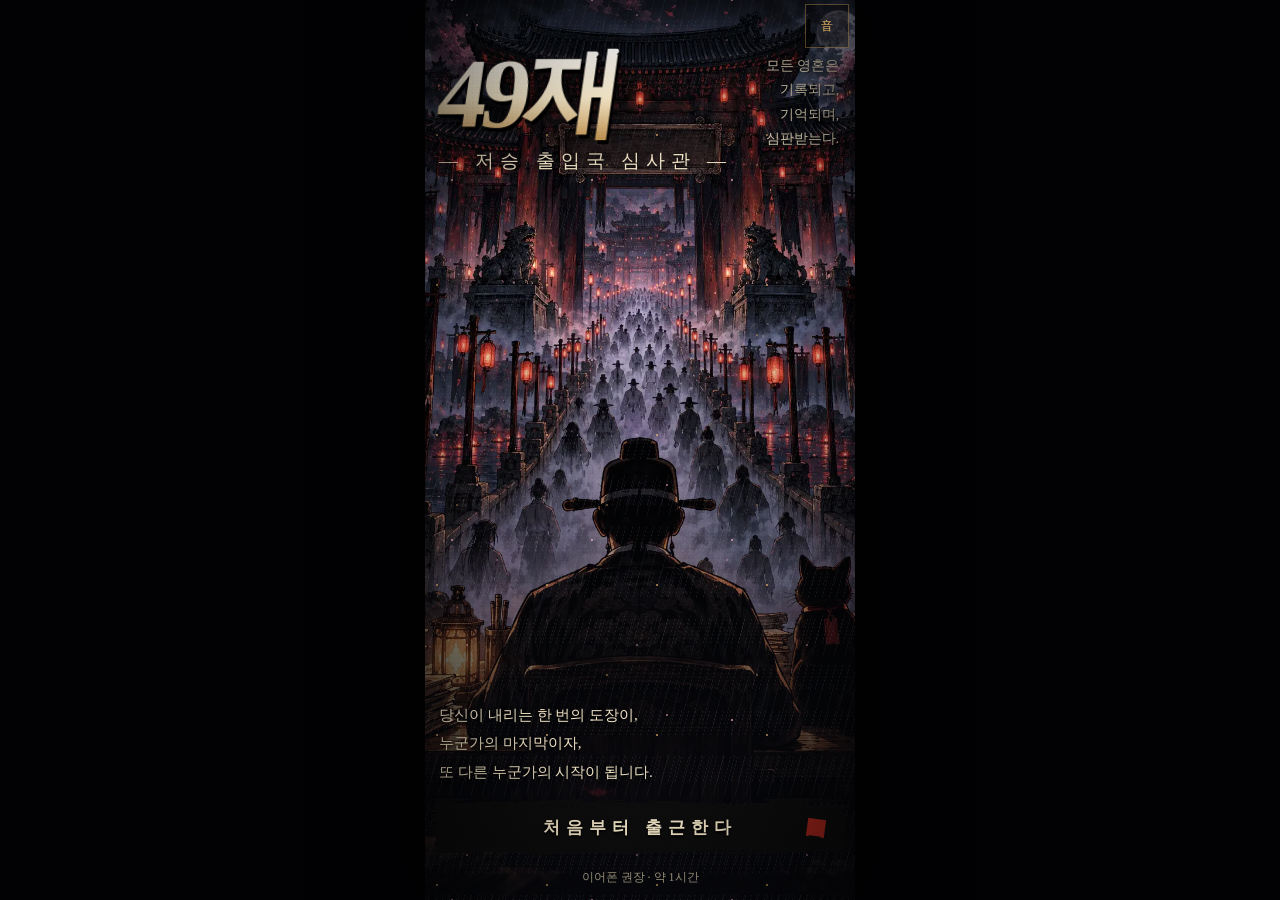
<file: index.html>
<!DOCTYPE html>
<html lang="ko"><head><meta charset="UTF-8"><meta name="viewport" content="width=device-width, initial-scale=1, maximum-scale=1, user-scalable=no, viewport-fit=cover">
<meta name="theme-color" content="#07080d"><title>49재 — 저승 출입국 심사관</title><meta name="description" content="49재 최종판 v14 · 분할판"><link rel="stylesheet" href="style.css"></head><body>
<svg width="0" height="0" style="position:absolute" aria-hidden="true"><defs>
<filter id="rough"><feTurbulence type="fractalNoise" baseFrequency="0.06" numOctaves="3" seed="3" result="n"/><feDisplacementMap in="SourceGraphic" in2="n" scale="3.5"/></filter>
<filter id="brush" x="-5%" y="-30%" width="110%" height="160%"><feTurbulence type="fractalNoise" baseFrequency="0.012 0.25" numOctaves="4" seed="8" result="n"/><feDisplacementMap in="SourceGraphic" in2="n" scale="16" xChannelSelector="R" yChannelSelector="G"/></filter>
</defs></svg><div id="app"><p style="padding:40px 20px;text-align:center;color:#b3a78f">불러오는 중…<br><small>압축을 푼 폴더 안에서 index.html을 열어 주세요.</small></p></div>
<script src="img_1.js"></script>
<script src="img_2.js"></script><script src="story.js"></script><script src="logic.js"></script><script src="sound_opus.js"></script>
<script src="sound_mp3.js"></script><script src="sound_engine.js"></script><script src="game.js"></script>
</body></html>
</file>
<file: style.css>
:root{--ink:#07080d;--cream:#efe2c4;--inkc:#24180e;--seal:#a8271c;--gold:#e3b45f;--dim:#b3a78f}
*{box-sizing:border-box;-webkit-tap-highlight-color:transparent;border-radius:0}
html,body{margin:0;height:100%;background:#020204;color:var(--cream);font-family:"Noto Serif KR","Nanum Myeongjo","Batang","AppleMyungjo","Apple SD Gothic Neo",serif;-webkit-font-smoothing:antialiased;overscroll-behavior:none}
#app{max-width:430px;margin:0 auto;min-height:100%;position:relative;overflow:hidden;display:flex;flex-direction:column;background:var(--ink);box-shadow:0 0 80px #000;user-select:none;-webkit-user-select:none}
#app::after{content:"";position:absolute;inset:0;pointer-events:none;z-index:60;background:radial-gradient(ellipse at center,transparent 55%,rgba(0,0,0,.6) 100%)}
#app::before{content:"";position:absolute;inset:0;pointer-events:none;z-index:61;opacity:.08;mix-blend-mode:overlay;background-image:radial-gradient(rgba(255,255,255,.5) 1px,transparent 1px),radial-gradient(rgba(0,0,0,.6) 1px,transparent 1px);background-size:3px 3px,5px 5px;animation:grain .5s steps(3) infinite}
@keyframes grain{50%{background-position:1px 1px,2px 0}}
button{font-family:inherit;cursor:pointer;color:inherit}button:disabled{cursor:default}
:focus-visible{outline:2px solid var(--gold);outline-offset:2px}
@media (prefers-reduced-motion:reduce){*{animation-duration:.01s!important;animation-iteration-count:1!important}}
.bg{position:absolute;inset:0;background-size:cover;background-position:center;z-index:0}
.bg::after{content:"";position:absolute;inset:0;background:linear-gradient(180deg,rgba(7,8,13,.3) 0%,rgba(7,8,13,.6) 40%,rgba(7,8,13,.93) 78%,rgba(7,8,13,.98) 100%)}
.bg.title::after{background:linear-gradient(180deg,rgba(7,8,13,.15),rgba(7,8,13,0) 30%,rgba(7,8,13,.35) 60%,rgba(7,8,13,.95))}
.bg.endbg::after{background:linear-gradient(180deg,rgba(7,8,13,.2),rgba(7,8,13,.4) 30%,rgba(7,8,13,.88) 58%,rgba(7,8,13,.98))}
.kb{animation:kb 30s ease-in-out infinite alternate}
@keyframes kb{from{transform:scale(1.04)}to{transform:scale(1.14) translate(-2%,-2%)}}
.petals,.rainfx,.dust{position:absolute;inset:0;pointer-events:none;z-index:2;overflow:hidden}
.petals::before,.petals::after{content:"";position:absolute;left:-10%;top:-10%;width:120%;height:120%;background-image:radial-gradient(ellipse 3px 2px,rgba(255,190,210,.85) 50%,transparent 51%),radial-gradient(ellipse 2px 3px,rgba(255,170,195,.7) 50%,transparent 51%),radial-gradient(circle 1.5px,rgba(255,200,120,.8) 50%,transparent 51%);background-size:140px 180px,190px 230px,110px 150px;animation:fall 18s linear infinite;opacity:.7}
.petals::after{animation-duration:27s;opacity:.4;background-size:170px 210px,230px 260px,150px 170px}
@keyframes fall{from{transform:translate(0,-10%)}to{transform:translate(-8%,10%)}}
.rainfx::before,.rainfx::after{content:"";position:absolute;inset:-50% -20%;background-image:linear-gradient(105deg,transparent 48%,rgba(200,215,240,.22) 50%,transparent 52%);background-size:7px 46px;animation:rain .45s linear infinite;opacity:.55}
.rainfx::after{background-size:11px 70px;animation-duration:.7s;opacity:.35}
.rainfx.heavy::before{opacity:.9}.rainfx.heavy{z-index:4}
@keyframes rain{to{transform:translate(-14px,46px)}}
.dust{background-image:radial-gradient(circle 1px,rgba(255,240,200,.6) 50%,transparent 51%);background-size:60px 80px;animation:fall 22s linear infinite;opacity:.5}
.screen{position:relative;z-index:3;flex:1;display:flex;flex-direction:column;padding:14px;gap:10px;animation:fade .45s}
.screen.end{justify-content:flex-end;padding-bottom:22px}
@keyframes fade{from{opacity:0;transform:translateY(6px)}to{opacity:1;transform:none}}
.shake{animation:shake .32s}@keyframes shake{20%{transform:translate(5px,-3px)}40%{transform:translate(-5px,2px)}60%{transform:translate(3px,3px)}80%{transform:translate(-2px,-2px)}}
.mute{position:absolute;right:6px;top:4px;z-index:70;min-width:44px;min-height:44px;background:rgba(0,0,0,.45);border:1px solid rgba(227,180,95,.35);color:var(--gold);font-size:12px;padding:0 8px;letter-spacing:1px}
.top .mute{position:static;background:none;border:0;min-width:44px;min-height:44px;padding:0 4px;text-decoration:underline;text-decoration-color:rgba(227,180,95,.5);text-underline-offset:4px}
.brush{font-size:98px;font-weight:900;line-height:1;letter-spacing:-6px;margin-top:30px;transform:skewX(-8deg);background:linear-gradient(180deg,#fff,#f1e3c4 55%,#b88b4a);-webkit-background-clip:text;background-clip:text;color:transparent;filter:drop-shadow(3px 4px 0 #000) drop-shadow(0 0 24px rgba(0,0,0,.9));animation:brushin 2s cubic-bezier(.2,.8,.2,1)}
@keyframes brushin{from{clip-path:inset(0 100% 0 0);filter:blur(6px)}to{clip-path:inset(0 0 0 0)}}
.subt{font-size:19px;letter-spacing:6px;text-shadow:0 2px 8px #000;margin-top:6px;animation:fade 2.4s}
.quote{position:absolute;right:16px;top:54px;z-index:3;text-align:right;font-size:13.5px;line-height:1.8;text-shadow:0 1px 6px #000;animation:fade 3s}
.titlemenu{display:flex;flex-direction:column;gap:12px}
.chapters{display:flex;flex-wrap:wrap;gap:6px;align-items:center;justify-content:center}
.chapters span{font-size:12px;color:var(--dim);margin-right:4px}
.chap{background:rgba(0,0,0,.4);border:1px solid rgba(227,180,95,.45);color:var(--gold);font-size:14px;min-height:44px;min-width:56px;padding:0 10px;font-weight:800}
.lede{font-size:15px;line-height:1.9;text-shadow:0 1px 4px #000;margin:0}.lede.center{text-align:center}
.h{font-size:18px;font-weight:800;margin:0}.hs{font-size:12.5px;color:var(--dim);margin:2px 0 0;line-height:1.5}
.hint{font-size:12px;color:var(--dim);text-align:center;margin:0}.dim{opacity:.7}
.btn{position:relative;z-index:0;background:none;border:0;padding:13px 12px;min-height:48px;font-size:15px;width:100%;color:var(--cream);letter-spacing:1px;transition:transform .08s}
.btn::before{content:"";position:absolute;z-index:-1;left:10%;right:10%;bottom:7px;height:2px;background:rgba(239,226,196,.35);filter:url(#rough)}
.btn:active{transform:scale(.96)}.btn:disabled{opacity:.4}
.btn.small{font-size:12.5px;padding:8px;color:var(--dim);min-height:44px}
.btn.main{font-size:17px;font-weight:900;letter-spacing:6px;padding:18px 12px;text-shadow:0 2px 2px #000}
.btn.main::before{left:-4px;right:-4px;top:4px;bottom:4px;height:auto;background:#0b0807;filter:url(#brush);opacity:.96}
.btn.main::after{content:"";position:absolute;right:16px;top:50%;width:18px;height:18px;margin-top:-9px;background:var(--seal);filter:url(#rough);transform:rotate(8deg)}
.btn.obj{font-size:20px;font-weight:900;letter-spacing:10px;color:#fbe7d6}
.btn.obj::before{left:8%;right:8%;top:2px;bottom:2px;height:auto;background:var(--seal);filter:url(#rough)}
.btn.obj:not(:disabled){animation:pulse 1.6s ease-in-out infinite}
@keyframes pulse{50%{transform:scale(1.03)}}
.btn.obj:disabled{opacity:.55}.btn.obj:disabled::before{background:#3a3530}
.slip{display:block;width:100%;min-height:48px;text-align:left;border:0;padding:13px 16px;font-size:14.5px;line-height:1.5;color:var(--inkc);background:var(--papertex) center/cover,#e6d6b2;box-shadow:2px 5px 12px rgba(0,0,0,.65);transform:rotate(-.4deg);margin:2px 0;transition:transform .1s}
.slip:nth-of-type(even){transform:rotate(.5deg)}.slip:active{transform:scale(.97)}
.slip:disabled{opacity:.5}.slip.on{outline:3px solid var(--seal);outline-offset:-4px}
.slip .sealst.mini{vertical-align:middle;margin-right:6px}
.slip small{display:block;font-size:11.5px;opacity:.75;margin-top:3px}
.actbar{display:flex;gap:8px}.actbar .btn{flex:1}
.top{position:relative;z-index:4;display:flex;justify-content:space-between;align-items:center;gap:4px;font-size:12px;background:#0a0807;padding:0 8px;min-height:48px;box-shadow:0 3px 0 #000,0 4px 0 rgba(227,180,95,.25)}
.top .tl{white-space:nowrap}
.top b{color:var(--gold)}.pinbtn{background:none;border:0;font-size:12.5px;letter-spacing:1px;min-height:44px;min-width:44px;padding:0 4px;text-decoration:underline;text-decoration-color:rgba(227,180,95,.5);text-underline-offset:4px}
.money{font-size:12px;white-space:nowrap}
.lamps{display:inline-flex;gap:4px;align-items:center}
.lamp{display:inline-block;width:8px;height:11px;border-radius:50% 50% 45% 45%/65% 65% 35% 35%;background:radial-gradient(circle at 50% 70%,#fff3c4,#f2a23a 45%,#c4421c 80%);box-shadow:0 0 6px 2px rgba(255,150,60,.65);animation:flick 2.4s ease-in-out infinite}
.lamp:nth-child(2n){animation-delay:.7s}.lamp.off{background:#3a3330;box-shadow:none;animation:none}
@keyframes flick{50%{transform:scaleY(.86);box-shadow:0 0 4px 1px rgba(255,150,60,.45)}}
.jae{display:flex;align-items:center;justify-content:center;font-weight:900;margin:2px 0 4px}
.jae span{width:26px;height:26px;display:flex;align-items:center;justify-content:center;font-size:14px;color:rgba(239,226,196,.4)}
.jae span.done{color:rgba(239,226,196,.8)}.jae span.on{background:var(--seal);color:#fbe7d6;filter:url(#rough);transform:rotate(-6deg)}
.jae i{width:12px;height:1px;background:rgba(239,226,196,.3)}.jae b{margin-left:8px;font-size:13px;color:rgba(239,226,196,.65);letter-spacing:2px}
.narr{position:relative;background:linear-gradient(90deg,rgba(6,5,5,0),rgba(6,5,5,.9) 7%,rgba(6,5,5,.9) 93%,rgba(6,5,5,0));padding:15px 22px;line-height:1.75;font-size:14.5px;white-space:pre-line;animation:fade .5s}
.talker .narr{flex:1}
.narr.court{background:linear-gradient(90deg,rgba(42,6,4,0),rgba(42,6,4,.92) 7%,rgba(42,6,4,.92) 93%,rgba(42,6,4,0))}
.narr.whisper{font-style:italic;text-align:center}
.speaker{display:inline-block;background:var(--seal);color:#fbe7d6;padding:1px 9px;font-size:12px;letter-spacing:3px;filter:url(#rough);margin-bottom:8px}
.speaker.ok{background:#2f6b3d}
.talker{display:flex;gap:8px;align-items:flex-end}
.talker img{width:92px;height:116px;object-fit:cover;object-position:center 20%;flex-shrink:0;box-shadow:0 0 0 1px #000,0 10px 20px #000;filter:sepia(.15);animation:fade .6s}
.talker.small img{width:54px;height:64px}.talker.small .narr{font-size:13.5px;padding:10px 18px}
.tut .narr{box-shadow:inset 0 0 0 1px rgba(227,180,95,.5)}
u.kw{text-decoration:none;border-bottom:2px solid var(--gold);color:#fff1d2;font-weight:700}
.stage{position:relative;height:200px;flex-shrink:0;background-size:cover;background-position:center 22%;overflow:hidden;box-shadow:0 0 0 1px #000,0 0 0 2px #6b5132,0 0 0 4px #120d08,0 0 0 5px rgba(227,180,95,.4),0 14px 30px rgba(0,0,0,.7)}
.stage.enter{animation:reveal 1.1s ease-out}.stage.tall{height:290px;background-position:center 18%}
.stage::after{content:"";position:absolute;inset:0;background:linear-gradient(180deg,transparent 45%,rgba(7,8,13,.92)),radial-gradient(ellipse at center,transparent 50%,rgba(0,0,0,.5))}
@keyframes reveal{0%{filter:brightness(0) blur(8px);transform:scale(1.06)}60%{filter:brightness(.8) blur(1px)}100%{filter:none;transform:none}}
.plate{position:absolute;left:12px;bottom:10px;z-index:2;display:flex;gap:10px;align-items:center}
.plate .n{font-size:22px;font-weight:900;text-shadow:0 2px 6px #000;letter-spacing:1px}.plate .d{font-size:12px;color:#ddd2bb;text-shadow:0 1px 4px #000}
.seal-s{width:34px;height:34px;flex-shrink:0;display:flex;align-items:center;justify-content:center;background:var(--seal);color:#fbe9d8;font-weight:900;font-size:18px;filter:url(#rough);transform:rotate(-4deg)}
.seal-s.blue{background:#2f5a7a}
.note2{position:absolute;right:10px;top:10px;z-index:3;background:#f4e47a;color:#222;font-size:12px;line-height:1.4;padding:8px 10px;transform:rotate(5deg);box-shadow:3px 4px 10px rgba(0,0,0,.7);font-family:sans-serif;animation:notein .6s .5s both}
@keyframes notein{from{transform:rotate(25deg) translate(40px,-30px);opacity:0}to{transform:rotate(5deg);opacity:1}}
.smoke{position:absolute;right:22%;bottom:0;width:2px;height:70%;z-index:1;background:linear-gradient(transparent,rgba(220,220,230,.25));filter:blur(2px);animation:smoke 6s ease-in-out infinite;transform-origin:bottom}
.smoke.big{right:30%;top:10%;bottom:auto;height:40%;width:3px;z-index:2}
@keyframes smoke{0%,100%{transform:skewX(0) scaleY(1);opacity:.6}50%{transform:skewX(12deg) scaleY(1.1);opacity:.3}}
.sheet,.ecard,.news,.flow{background:var(--papertex) center/cover,#e6d6b2;color:var(--inkc);box-shadow:0 12px 24px rgba(0,0,0,.75)}
.sheet{padding:12px 14px;animation:fade .4s}
.sheet.court{background:linear-gradient(rgba(70,10,8,.22),rgba(70,10,8,.22)),var(--papertex) center/cover,#e6d6b2}
.sheet-h{font-size:12px;letter-spacing:2px;color:rgba(36,24,14,.8);margin-bottom:6px;font-weight:700}
.srow{display:flex;gap:8px;align-items:flex-start;padding:10px 4px;min-height:44px;border-bottom:1px solid rgba(36,24,14,.15);cursor:pointer;transition:background .15s}
.srow .by{font-size:11px;color:var(--seal);border:1.5px solid var(--seal);padding:0 4px;flex-shrink:0;margin-top:2px;font-weight:900;filter:url(#rough)}
.srow .st{font-size:14.5px;line-height:1.45;flex:1}
.srow.sel{background:linear-gradient(transparent 55%,rgba(227,170,60,.45) 55%)}
.srow.broke .st{text-decoration:line-through;text-decoration-color:var(--seal);text-decoration-thickness:2px;color:rgba(36,24,14,.7)}
.srow .brk{color:var(--seal);border:2px solid var(--seal);font-size:12px;font-weight:900;padding:0 5px;transform:rotate(-8deg);filter:url(#rough);animation:stampin .35s}
.judgeinfo{display:flex;align-items:center;gap:8px;margin:4px 0;font-size:14px}
.struckline{margin:3px 0;font-size:13px;text-decoration:line-through;text-decoration-color:var(--seal);opacity:.8}
.tabs{display:flex}
.tab{flex:1;min-height:44px;padding:8px 4px;font-size:13px;background:none;border:0;color:rgba(239,226,196,.65);position:relative;letter-spacing:1px}
.tab.on{color:var(--cream)}.tab.on::after{content:"";position:absolute;left:20%;right:20%;bottom:4px;height:3px;background:var(--seal);filter:url(#rough)}
.tab .dot{display:inline-block;width:7px;height:7px;border-radius:50%;background:var(--seal);vertical-align:middle;animation:blink 1.2s infinite}
.drawer{display:flex;flex-direction:column;gap:8px;max-height:34vh;overflow:auto;padding:2px 4px 6px 2px;-webkit-overflow-scrolling:touch}
.ecard{position:relative;padding:10px 12px;min-height:44px;cursor:pointer;box-shadow:2px 5px 12px rgba(0,0,0,.65);transition:transform .12s}
.ecard.w{background:linear-gradient(rgba(160,190,215,.25),rgba(160,190,215,.25)),var(--papertex) center/cover,#e6d6b2}
.ecard.rule{background:linear-gradient(rgba(190,120,100,.15),rgba(190,120,100,.15)),var(--papertex) center/cover,#e6d6b2}
.ecard.sel{outline:3px solid var(--seal);outline-offset:-3px;transform:translateX(6px) rotate(-.6deg)}
.ecard.locked{opacity:.55;cursor:default}
.pick-n{position:absolute;right:8px;top:6px;width:22px;height:22px;display:flex;align-items:center;justify-content:center;background:var(--seal);color:#fbe7d6;font-weight:900;font-size:13px;filter:url(#rough);animation:stampin .25s}
.et{font-size:12.5px;font-weight:800;margin-bottom:3px;display:flex;gap:6px;align-items:center;flex-wrap:wrap;padding-right:26px}
.etag{font-size:11px;border:1px solid rgba(36,24,14,.6);padding:0 4px;font-weight:800}
.newtag{font-size:11px;background:var(--seal);color:#fbe7d6;padding:0 4px}
.ecard.w .etag{color:#244a66;border-color:#244a66}.ecard.rule .etag{color:var(--seal);border-color:var(--seal)}
.eb{font-size:13px;line-height:1.55;white-space:pre-line}
.struck{font-size:11px;color:var(--seal);border:1px solid var(--seal);padding:0 4px}
mark{background:rgba(227,170,60,.6);color:var(--inkc);padding:0 2px;animation:hl .8s}
@keyframes hl{from{background:rgba(227,170,60,0)}}
.sealst{display:inline-flex;flex-direction:column;align-items:center;justify-content:center;width:100%;aspect-ratio:1;border:4px solid currentColor;color:var(--seal);background:rgba(239,226,196,.06);filter:url(#rough);font-weight:900;line-height:1}
.sealst b{font-size:34px}.sealst small{font-size:11px;margin-top:4px;letter-spacing:2px}
.sealst.heaven{color:#e0bc66}.sealst.rebirth{color:#5cbf9d}.sealst.hell{color:#d4473a}.sealst.hold{color:#a9b3c6}
.sealst.mini{width:30px;border-width:2px;display:inline-flex}.sealst.mini b{font-size:15px}.sealst.mini small{display:none}
.sealst.big{width:190px;border-width:8px;background:rgba(10,8,8,.55);transform:rotate(-12deg);animation:slam .35s cubic-bezier(.2,1.6,.4,1)}.sealst.big b{font-size:96px}.sealst.big small{font-size:18px}
.sealst.dried{opacity:.55;filter:url(#rough) grayscale(.6);background:repeating-linear-gradient(115deg,transparent 0 7px,rgba(0,0,0,.45) 7px 9px)}
.sealrow{width:120px;margin:4px auto}
.stamps{display:grid;grid-template-columns:repeat(4,1fr);gap:10px;padding:4px}
.stampbtn{background:none;border:0;padding:0;min-height:44px;transition:transform .1s}.stampbtn:disabled{opacity:.25}
.stampbtn.pick .sealst{background:rgba(239,226,196,.16);transform:scale(1.1) rotate(-4deg)}
.bigstamp{position:absolute;inset:0;display:flex;align-items:center;justify-content:center;z-index:50;pointer-events:none;background:radial-gradient(ellipse,rgba(0,0,0,.2),rgba(0,0,0,.65))}
@keyframes slam{from{transform:rotate(-12deg) scale(3);opacity:0}70%{transform:rotate(-12deg) scale(.95)}to{transform:rotate(-12deg) scale(1);opacity:1}}
@keyframes stampin{from{transform:scale(2.4) rotate(-14deg);opacity:0}to{opacity:1}}
.stampin{animation:stampin .45s cubic-bezier(.2,1.6,.4,1) .4s both}
.overlay{position:absolute;inset:0;z-index:40;background:rgba(0,0,0,.84);display:flex;flex-direction:column;align-items:center;justify-content:center;gap:12px;padding:16px;overflow:auto;animation:fade .25s}
.overlay.flash::before{content:"";position:absolute;inset:0;background:#fff5e0;animation:flash .45s forwards;pointer-events:none}
@keyframes flash{from{opacity:.9}to{opacity:0}}
.modal{width:100%;background:#0d0a09;box-shadow:0 0 0 1px #000,0 0 0 2px rgba(227,180,95,.3),0 20px 50px #000;padding:16px;display:flex;flex-direction:column;gap:12px;max-height:100%;overflow:auto}
.modal.court{background:#1a0605}
.objbig{font-size:52px;font-weight:900;letter-spacing:8px;color:#fbe7d6;background:var(--seal);padding:4px 26px;filter:url(#rough);transform:rotate(-6deg);animation:slam .35s cubic-bezier(.2,1.6,.4,1);box-shadow:0 0 60px rgba(168,39,28,.7)}
.vs{display:flex;flex-direction:column;gap:6px}
.vs>div{background:var(--papertex) center/cover,#e6d6b2;color:var(--inkc);padding:8px 12px}
.vs small{display:block;color:rgba(36,24,14,.7);font-size:11px;margin-bottom:2px}.vs b{font-weight:500;font-size:14px;white-space:pre-line;line-height:1.5}
.vs .x{background:none;text-align:center;font-size:22px;color:#ff8a7a;padding:0}
.words{display:flex;flex-wrap:wrap;gap:6px}.words span{background:var(--papertex) center/cover,#e6d6b2;color:var(--inkc);font-weight:700;padding:3px 9px;font-size:13px}
.doc{position:relative;background:var(--paperfull) center/100% 100% no-repeat,#e6d6b2;padding:40px 30px 36px;color:var(--inkc);filter:drop-shadow(0 16px 24px rgba(0,0,0,.8));transform:rotate(-.5deg)}
.doc.unfold{animation:unfold .6s cubic-bezier(.2,.8,.2,1) both}
@keyframes unfold{from{transform:rotate(-.5deg) scaleY(.05);opacity:0}to{transform:rotate(-.5deg);opacity:1}}
.doc.small{padding:30px 24px 26px;width:100%}
.doc-h{position:relative;display:flex;flex-direction:column;gap:2px;padding-bottom:10px;margin-bottom:12px}
.doc-h::after{content:"";position:absolute;left:0;right:20%;bottom:2px;height:3px;background:var(--inkc);filter:url(#rough);opacity:.85}
.doc-h .big{font-size:25px;font-weight:900;letter-spacing:6px}.doc-h .sub{font-size:12px;letter-spacing:1px;opacity:.8}
.doc-b p{margin:0 0 9px;font-size:14px;line-height:1.75}.doc-b b{color:var(--seal);margin-right:4px}
.doc-b em{font-style:normal;font-weight:800;background:linear-gradient(transparent 62%,rgba(168,39,28,.28) 62%)}
.doc-seal{position:absolute;right:22px;top:36px;width:56px;height:56px;display:flex;align-items:center;justify-content:center;writing-mode:vertical-rl;font-size:17px;font-weight:900;color:var(--seal);border:3px solid var(--seal);transform:rotate(8deg);filter:url(#rough);opacity:.85}
.doc-sign{position:absolute;right:32px;bottom:26px;width:44px;height:44px;background:var(--seal);color:#f6dccb;font-weight:900;font-size:14px;display:flex;align-items:center;justify-content:center;writing-mode:vertical-rl;filter:url(#rough);transform:rotate(-5deg)}
.doc-sign.ok{background:#2f6b3d}
.burn{color:var(--seal);font-weight:800;background:linear-gradient(90deg,rgba(168,39,28,.18),transparent);animation:burn 1.6s ease-out}
@keyframes burn{from{clip-path:inset(0 100% 0 0);filter:blur(2px)}to{clip-path:inset(0 0 0 0)}}
.dilemma{font-size:14.5px;line-height:1.75;margin:0 0 12px;white-space:pre-line}
.inkhint{text-align:center;font-size:12px;color:#c9b996;margin:0;font-style:italic}
.sent{font-size:16px;line-height:2.2;margin:0}
.blank{border-bottom:2px solid var(--inkc);padding:0 6px;color:rgba(36,24,14,.55)}
.blank.on{background:linear-gradient(transparent 55%,rgba(227,170,60,.5) 55%);color:var(--inkc);font-weight:800}
b.fill{background:linear-gradient(transparent 55%,rgba(227,170,60,.5) 55%)}
.optrow{display:flex;flex-wrap:wrap;gap:6px;align-items:center}.optrow .hs{width:18px;color:var(--gold);font-weight:900}
.slip.opt{width:auto;display:inline-block;padding:10px 12px;font-size:13.5px;min-height:44px}
.shop{display:flex;flex-direction:column;gap:4px}.shop .sheet-h{color:var(--gold)}
.pinned{position:relative;transform:rotate(1.2deg);filter:drop-shadow(0 12px 18px rgba(0,0,0,.8))}
.pinned::before{content:"";position:absolute;left:50%;top:-6px;width:14px;height:14px;margin-left:-7px;border-radius:50%;background:radial-gradient(circle at 35% 35%,#e06b5c,#8a1a12 60%,#3a0805);z-index:3}
.busplan{position:relative;width:100%;max-width:260px;margin:0 auto}.busplan img{display:block;width:100%}
.stag{position:absolute;transform:translate(-50%,-50%) rotate(-4deg);font-size:11px;font-weight:800;padding:3px 6px 3px 12px;white-space:nowrap;z-index:2;line-height:1.2;color:var(--inkc);background:var(--papertex) center/cover,#efe2c4;box-shadow:1px 2px 4px rgba(0,0,0,.6)}
.stag:nth-child(odd){transform:translate(-50%,-50%) rotate(3deg)}
.stag i{position:absolute;left:3px;top:50%;width:6px;height:6px;margin-top:-3px;border-radius:50%;background:radial-gradient(circle at 35% 35%,#e06b5c,#8a1a12)}
.stag.me{background:var(--seal);color:#fbe7d6}.stag.alive{background:#cfe3c9;color:#173d22;outline:2px solid #2f6b3d}
.stag.blankname{background:none;box-shadow:none;color:rgba(36,24,14,.65);text-decoration:line-through}.stag.blankname i{display:none}
.corkwall{width:100%;background-size:cover;background-position:center;padding:26px 22px 14px;display:flex;flex-direction:column;gap:12px;box-shadow:0 14px 30px rgba(0,0,0,.8);animation:unfold .5s}
.casehead{background:var(--papertex) center/cover,#e6d6b2;color:var(--inkc);padding:8px 12px;font-size:13px;line-height:1.7;transform:rotate(-1deg);box-shadow:2px 4px 8px rgba(0,0,0,.7)}
.casehead b{color:var(--seal)}
.seal-r{border:2px solid var(--seal);color:var(--seal);padding:0 5px;margin-left:8px;font-weight:900;filter:url(#rough);font-size:12px}
.pin{background:var(--papertex) center/cover,#e6d6b2;color:var(--inkc);padding:8px 12px;font-size:13px;line-height:1.6;box-shadow:2px 4px 8px rgba(0,0,0,.7)}
.flow{padding:12px 14px}.flow .hs{color:rgba(36,24,14,.75)}
.frow{padding:6px 0;border-bottom:1px solid rgba(36,24,14,.12)}
.fq{font-size:12px;color:rgba(36,24,14,.8);margin-bottom:4px}
.fnodes{display:flex;flex-wrap:wrap;gap:6px}
.node{font-size:12px;padding:3px 9px;border:1.5px solid rgba(36,24,14,.4)}
.node.on{background:var(--seal);color:#fbe7d6;border-color:var(--seal);filter:url(#rough)}
.node.lock{color:rgba(36,24,14,.5);border-style:dashed}.node.dim{color:rgba(36,24,14,.65);font-style:italic}
.news{padding:14px;transform:rotate(.5deg)}
.news .mast{text-align:center;border-bottom:3px double var(--inkc);padding-bottom:6px;margin-bottom:8px}
.news .mast b{font-size:22px;letter-spacing:6px}.news .mast small{display:block;font-size:11px;opacity:.8}
.news article{border-bottom:1px solid rgba(36,24,14,.25);padding:8px 0;font-size:13.5px;line-height:1.6}.news article h4{margin:0 0 3px;font-size:15px}
.mem{width:100%;height:150px;flex-shrink:0;background-size:cover;background-position:center;position:relative;box-shadow:0 0 0 1px #000,0 10px 24px #000}
.mem.broken{filter:blur(3px) grayscale(1) contrast(1.4);animation:glitch .45s infinite steps(2)}
@keyframes glitch{50%{transform:translateX(3px);clip-path:inset(10% 0 30% 0)}}
.mem span{position:absolute;left:0;right:0;bottom:8px;text-align:center;font-size:12px;text-shadow:0 1px 4px #000,0 0 2px #000}
.cine,.escort,.reveal{position:relative;z-index:3;flex:1;min-height:100vh;display:flex;flex-direction:column;justify-content:flex-end;overflow:hidden;cursor:pointer;background:#000}
.cine.flash::before{content:"";position:absolute;inset:0;background:#fff;z-index:20;animation:wo 1.4s forwards;pointer-events:none}
.cbg{position:absolute;inset:-4%;background-size:cover;background-position:center;z-index:0;animation:cinein 1.2s ease-out}
@keyframes cinein{from{opacity:0;filter:blur(6px)}}
.cbg.kb{animation:cinein 1.2s ease-out,kb 28s ease-in-out infinite alternate}
.cbg.sepia{filter:sepia(.5) contrast(1.05) brightness(.9)}
.cbg.gray{filter:grayscale(.85) brightness(.75)}
.cbg.broken{filter:blur(2px) grayscale(.9) contrast(1.4) brightness(.7);animation:kb 28s ease-in-out infinite alternate,glitch .5s infinite steps(2)}
.cbg.sepia.broken{filter:sepia(1) blur(2px) contrast(1.5) brightness(.6)}
.cshade{position:absolute;inset:0;z-index:1;background:linear-gradient(180deg,rgba(0,0,0,.25),rgba(0,0,0,0) 30%,rgba(0,0,0,.6) 62%,rgba(0,0,0,.93))}
.cink{position:absolute;inset:0;background:radial-gradient(ellipse at 50% 60%,#1a1418,#000 70%)}
.bar{position:absolute;left:0;right:0;height:7%;background:#000;z-index:5;animation:bars .8s ease-out}.bar.top{top:0}.bar.bot{bottom:0}
@keyframes bars{from{height:0}to{height:7%}}
.ctext{position:relative;z-index:6;padding:0 26px 18%;display:flex;flex-direction:column;align-items:center;gap:12px;text-align:center}
.cine:not(.has) .ctext{margin:auto 0;padding-bottom:0}
.ctext .tag{font-size:12px;letter-spacing:5px;color:var(--gold);text-shadow:0 1px 4px #000}
.ctext .cap{font-size:12px;border:1px solid rgba(227,180,95,.4);padding:3px 10px;background:rgba(0,0,0,.55)}
.ctext .line{font-size:17px;line-height:2;white-space:pre-line;text-shadow:0 2px 10px #000,0 0 3px #000,0 0 1px #000;animation:typein 1.2s ease-out}
.ctext .line.big{font-size:26px;font-weight:900;letter-spacing:3px;line-height:1.7;animation:typein 2.4s ease-out}
.inset{width:120px;height:150px;object-fit:cover;object-position:center 20%;box-shadow:0 0 0 1px #000,0 0 0 2px rgba(227,180,95,.5),0 10px 20px #000;animation:fade .8s}
.inset.pulse{animation:fade .8s,handglow 2.4s ease-in-out infinite;filter:sepia(.35)}
@keyframes handglow{50%{box-shadow:0 0 0 1px #000,0 0 0 2px rgba(227,180,95,.9),0 0 30px rgba(227,180,95,.45)}}
.cseal{width:34px}
@keyframes typein{from{opacity:0;letter-spacing:3px;filter:blur(3px)}to{opacity:1;filter:none}}
.tap{color:var(--gold);font-size:12px;animation:blink 1.4s infinite}@keyframes blink{50%{opacity:.35}}
.skip{position:absolute;left:6px;top:4px;z-index:70;min-height:44px;background:rgba(0,0,0,.5);border:1px solid rgba(227,180,95,.35);color:var(--gold);font-size:12px;padding:0 10px;letter-spacing:1px}
.creaper{position:absolute;right:6%;bottom:22%;height:46%;z-index:4;opacity:.85;filter:drop-shadow(0 10px 20px #000);animation:fade 1s}
.ecg{width:200px;height:30px}.ecg polyline{fill:none;stroke:#5fd08a;stroke-width:2;stroke-dasharray:260;animation:ecg 2s linear infinite}
@keyframes ecg{from{stroke-dashoffset:260}to{stroke-dashoffset:0}}
.whiteout{position:absolute;inset:0;z-index:80;background:#fff;animation:wo 1.3s forwards}
@keyframes wo{from{opacity:0}25%{opacity:1;background:#fff}to{opacity:1;background:#000}}
.reveal .cbg{inset:0}
.mirror{position:absolute;z-index:2;border-radius:50%!important;overflow:hidden;opacity:0;transition:opacity 2.4s ease}
.mirror div{position:absolute;inset:-10%;background-size:cover;background-position:center 25%;filter:sepia(.4) contrast(1.1);transform:scaleX(-1)}
.mirror.on{opacity:.92;box-shadow:0 0 40px rgba(255,220,160,.35)}
.rvname{position:absolute;left:0;right:0;top:46%;z-index:3;text-align:center;font-size:58px;font-weight:900;letter-spacing:16px;color:#170f08}
.rvname span{display:inline-block;animation:inkin 1.2s ease-out both;filter:url(#rough)}
@keyframes inkin{from{opacity:0;filter:blur(10px);transform:scale(1.4)}to{opacity:.92;filter:blur(0)}}
.rvsub{position:absolute;left:0;right:0;top:58%;z-index:3;text-align:center;font-size:15px;letter-spacing:3px;color:#2b1d10;animation:fade 1.2s}
.reveal .tap{position:absolute;bottom:9%;left:0;right:0;text-align:center;z-index:6}
.phone{width:100%;max-width:330px;background:#0f1014;border:1px solid #2a2d38;padding:10px 12px 14px;box-shadow:0 20px 40px #000;font-family:"Apple SD Gothic Neo","Malgun Gothic",sans-serif}
.ph-top{font-size:11.5px;color:#9a9eab;text-align:center;padding-bottom:8px;border-bottom:1px solid #22252e;margin-bottom:8px}
.ph-body{display:flex;flex-direction:column;gap:6px}
.bub{align-self:flex-start;background:#2a2d38;color:#e9e9ee;font-size:13px;padding:7px 11px;border-radius:14px!important;max-width:80%;opacity:0;animation:fade .4s forwards}
.bub small{display:block;font-size:11px;color:#9a9eab;margin-bottom:2px}
.bub.me{align-self:flex-end;background:#3a5f8a}
.holdscr{gap:14px}
.holdbtn{align-self:center;position:relative;width:170px;height:170px;border-radius:50%!important;border:0;background:radial-gradient(circle,#1b1512 0%,#0b0807 70%);color:var(--cream);box-shadow:0 0 0 3px rgba(227,180,95,.35),0 0 40px rgba(0,0,0,.9);touch-action:none;transition:transform .2s}
.holdbtn b{position:relative;z-index:2;font-size:15px;letter-spacing:2px}
.holdbtn .ring{position:absolute;inset:-6px;border-radius:50%!important;border:3px solid var(--seal);opacity:.35}
.holdbtn.held{transform:scale(.94);box-shadow:0 0 0 3px var(--seal),0 0 60px rgba(168,39,28,.6)}
.holdbtn.held .ring{opacity:1;animation:ringp .6s ease-in-out infinite}
.holdbtn.released{transform:scale(1.2);opacity:0;transition:all .6s}
@keyframes ringp{50%{transform:scale(1.08)}}
.cf-head{display:flex;gap:10px;align-items:center}
.cf-head img{width:58px;height:70px;object-fit:cover;object-position:center 20%;box-shadow:0 0 0 1px #000,0 6px 14px #000}
.cf-row{background:rgba(6,5,5,.78);padding:8px 10px;display:flex;flex-direction:column;gap:6px;box-shadow:inset 0 0 0 1px rgba(227,180,95,.2)}
.cf-row.done{box-shadow:inset 0 0 0 1px rgba(79,174,143,.6)}
.cf-topic{font-size:12px;letter-spacing:3px;color:var(--gold)}
.cf-opt{text-align:left;border:0;padding:9px 12px;min-height:44px;background:var(--papertex) center/cover,#e6d6b2;color:var(--inkc);font-size:13.5px;line-height:1.4;box-shadow:2px 3px 8px rgba(0,0,0,.5)}
.cf-opt small{display:block;font-size:11px;color:var(--seal);font-weight:800}
.cf-opt.ok{outline:3px solid #2f6b3d;outline-offset:-3px}
.cf-opt:disabled:not(.ok){opacity:.4}
.cf-after{font-size:13px;color:#ecd1b4;font-style:italic;animation:fade .8s}
.tl-slots{margin:0;padding-left:22px;display:flex;flex-direction:column;gap:6px}
.tl-slots li{font-size:13.5px;line-height:1.5;color:rgba(36,24,14,.55)}
.tl-slots li.on{color:var(--inkc);font-weight:700;animation:stampin .35s}
.tl-slots li::marker{color:var(--seal);font-weight:900}
.tl-pool{display:flex;flex-direction:column;gap:6px}
.bellroom{display:grid;grid-template-columns:1fr 1fr;gap:8px}
.bellp{background:rgba(6,5,5,.75);border:1px solid rgba(227,180,95,.3);color:var(--cream);padding:12px 8px;min-height:72px;font-size:13px;display:flex;flex-direction:column;align-items:center;gap:4px}
.bellp i{font-style:normal;font-size:20px;font-weight:900;color:rgba(239,226,196,.6);filter:url(#rough)}
.bellp small{font-size:11.5px;color:var(--dim)}
.bellp.rang{border-color:var(--gold);animation:ring .5s}
.bellp.rang small{color:var(--gold)}
.bellp.mute{border-color:#6b7d94;opacity:.9}
@keyframes ring{25%{transform:rotate(-3deg)}75%{transform:rotate(3deg)}}
.escort .cbg{background-position:center top;animation:cinein .8s,kb 20s ease-in-out infinite alternate}
.doorglow{position:absolute;inset:0;z-index:1;background:radial-gradient(ellipse 26% 22% at 50% 30%,var(--door),transparent 70%);mix-blend-mode:screen;animation:door 3s ease-in-out infinite alternate}
@keyframes door{from{opacity:.75}to{opacity:1}}
.doorname{position:absolute;left:50%;top:19%;transform:translateX(-50%);z-index:2;width:30px;opacity:.85}
.ghost{position:absolute;z-index:2;left:-4%;bottom:13%;height:44%;opacity:.75;filter:drop-shadow(0 0 14px rgba(200,220,255,.5));animation:walkg 3.6s ease-in forwards}
@keyframes walkg{from{transform:translate(0,0) scale(1);opacity:.85}to{transform:translate(70%,-46%) scale(.36);opacity:.12}}
.reaper{position:absolute;z-index:3;filter:drop-shadow(0 10px 20px rgba(0,0,0,.8))}
.reaper.back{right:-2%;bottom:9%;height:52%;animation:walk 3.8s ease-in forwards}
@keyframes walk{from{transform:translate(0,0) scale(1)}to{transform:translate(-24%,-34%) scale(.55)}}
.reaper.turn{right:4%;bottom:9%;height:60%;animation:turnin 1.2s ease-out}
.reaper.grip{right:4%;bottom:9%;height:60%;transform:scaleX(-1);animation:gripin .6s ease-out}
@keyframes turnin{from{opacity:0;transform:translateX(10%)}to{opacity:1;transform:none}}
@keyframes gripin{from{opacity:0;transform:scaleX(-1) translateX(-10%)}to{opacity:1;transform:scaleX(-1)}}
.reaper.crouch{right:2%;bottom:9%;height:44%;animation:turnin 1s ease-out}
.reaper.msgr{right:8%;bottom:9%;height:58%;opacity:.92;animation:turnin 1.4s ease-out}
.eline{position:relative;z-index:6;margin:0 14px 13%;padding:14px 20px;background:linear-gradient(90deg,rgba(6,5,5,0),rgba(6,5,5,.88) 8%,rgba(6,5,5,.88) 92%,rgba(6,5,5,0));line-height:1.7;font-size:15px;opacity:0;animation:fade .6s 1.1s forwards}
.screen.ending{justify-content:flex-end;gap:12px}
.endtop{text-align:center;margin-top:auto}
.endsub{font-size:12px;letter-spacing:6px;color:var(--gold)}
.endtop .title{font-size:32px;font-weight:900;letter-spacing:4px;text-shadow:0 3px 12px #000;margin:4px 0}
.souls{list-style:none;margin:0;padding:12px 14px;display:grid;grid-template-columns:1fr 1fr;gap:6px 10px;background:rgba(6,5,5,.82);box-shadow:inset 0 0 0 1px rgba(227,180,95,.25)}
.souls li{display:flex;align-items:center;gap:7px;font-size:12.5px;opacity:0;animation:fade .6s forwards}
.souls li img{width:30px;height:36px;object-fit:cover;object-position:center 20%;filter:sepia(.3)}
.souls li .nm{flex:1}
.souls li .sealst.mini{width:28px;flex:0 0 28px}
.souls li i{color:var(--dim);font-style:normal}
.souls li.me{grid-column:1/-1;border-top:1px solid rgba(227,180,95,.3);padding-top:8px;font-weight:800}
.souls .hand{display:inline-flex;width:30px;height:30px;align-items:center;justify-content:center;border:2px solid #a9b3c6;color:#a9b3c6;filter:url(#rough)}
.dex{display:grid;grid-template-columns:repeat(4,1fr);gap:6px}
.dex div{font-size:11.5px;text-align:center;padding:6px;color:#8a8a8a;border:1px dashed #555}
.dex div.got{color:var(--gold);border:1px solid var(--gold)}
.toast{position:absolute;left:50%;bottom:22px;transform:translateX(-50%);z-index:70;background:rgba(6,5,5,.95);padding:9px 16px;font-size:13.5px;max-width:92%;text-align:center;box-shadow:0 0 0 1px rgba(227,180,95,.4);animation:fade .25s}
/* 종이 위 대비 보정 (WCAG AA) */
.sheet .hs,.doc .hs,.flow .hs{color:rgba(36,24,14,.78)}
.sheet .sealst.heaven,.doc .sealst.heaven,.slip .sealst.heaven{color:#7a560c}.sheet .sealst.rebirth,.doc .sealst.rebirth,.slip .sealst.rebirth{color:#1d6b51}
.sheet .sealst.hell,.doc .sealst.hell,.slip .sealst.hell{color:#a8271c}.sheet .sealst.hold,.doc .sealst.hold,.slip .sealst.hold{color:#4a5568}
.tl-slots li{color:rgba(36,24,14,.68)}
@media (max-width:360px){.top{gap:2px;padding:0 4px}.money{display:none}.top .tl{font-size:11.5px}.lamps{gap:3px}}
.dossier{background:linear-gradient(#f1e6cc,#e3d3ad);color:#2a1d12;border-radius:4px;padding:12px 14px;box-shadow:0 8px 22px #000a;font-size:13px;line-height:1.5}
.dossier .sheet-h{color:#7a1f14;font-weight:700;margin-bottom:6px;letter-spacing:.04em}
.dossier ul{list-style:none;margin:0;padding:0}.dossier li{display:flex;gap:8px;padding:3px 0;border-bottom:1px dashed #b9a57c;opacity:.62}
.dossier li b{flex:0 0 16px;text-align:center}.dossier li.p b{color:#2f5d3a}.dossier li.m b{color:#a0261a}.dossier li.q b{color:#6b4a1a}
.dossier li.new{opacity:1;font-weight:600;animation:inkin .9s ease both}
@keyframes inkin{from{filter:blur(3px);opacity:0}to{filter:none}}
.dossier .hook{margin-top:10px;padding:10px;background:#2a1d12;color:#f1e6cc;border-radius:3px;white-space:pre-line;font-size:13.5px}
.dossier .hook span{display:block;font-size:11px;color:#d9a35a;margin-bottom:4px;letter-spacing:.1em}
.epi{text-align:center;font-size:22px;letter-spacing:.12em;color:#f1e6cc;text-shadow:0 2px 10px #000}.epi small{display:block;font-size:12px;color:#d9a35a;letter-spacing:.3em}
.epi.big{font-size:34px}
.dossier .hook.closed{background:#5a1d17;text-align:center;font-size:15px}
.mandarin{display:inline-block;width:18px;height:18px;border-radius:50%;background:radial-gradient(circle at 35% 35%,#ffd27a,#f08a1c 58%,#a94f0b);box-shadow:0 1px 3px #000a;position:relative;margin-right:6px;vertical-align:middle;flex-shrink:0;transition:filter 1s,transform 1s}
.mandarin:after{content:'';position:absolute;top:-3px;left:8px;width:6px;height:4px;background:#3d6b2a;border-radius:50% 50% 0 50%}
.mandarin.d2{filter:saturate(.9)}.mandarin.d3{filter:saturate(.75) brightness(.92);transform:scale(.93)}.mandarin.d4{filter:saturate(.58) brightness(.86);transform:scale(.87)}.mandarin.d5{filter:saturate(.42) brightness(.8);transform:scale(.8)}.mandarin.d6{filter:saturate(.3) brightness(.72);transform:scale(.74)}
.mandarin.big{width:96px;height:96px;margin:12px auto;display:block}.mandarin.big:after{width:26px;height:15px;top:-8px;left:40px}
.mgrid{display:grid;grid-template-columns:1fr 1fr;gap:8px}.mcol h5{margin:0 0 4px;font-size:12px;color:#d9a35a;letter-spacing:.08em}
.mfield{display:block;width:100%;text-align:left;padding:9px 8px;margin:0 0 6px;background:#f1e6cc;color:#2a1d12;border:1px solid #b9a57c;border-radius:3px;font:inherit;font-size:12.5px;line-height:1.4;cursor:pointer}
.mfield:focus-visible{outline:2px solid #d9a35a}.mfield.sel{outline:2px solid #d9a35a;background:#fff4d8}
.mfield.done{background:#ead2c6;border-color:#a0261a;color:#7a1f14;font-weight:700;text-decoration:underline wavy #a0261a55}
.mfield.bad{animation:mshk .3s}@keyframes mshk{25%{transform:translateX(-4px)}75%{transform:translateX(4px)}}
.choices{display:flex;flex-direction:column;gap:8px;margin:10px 0}
.choices .slip{text-align:left;line-height:1.5}
.slip small{display:block;font-size:11px;opacity:.75;letter-spacing:.05em}
.slip.xopt{border-color:var(--gold);box-shadow:inset 0 0 0 1px rgba(227,180,95,.45)}
.slip.evopt{border-color:#c9a35a}
.slip.vopt{display:flex;align-items:center;gap:10px}
.qline{white-space:pre-line}
.qline .speaker{display:table;margin-bottom:8px;white-space:nowrap}
.newclue{margin:10px 0;padding:10px 12px;border-left:3px solid var(--seal);background:rgba(239,226,196,.08);font-size:13px;line-height:1.6}
.newclue b{color:var(--seal);margin-right:6px}
.cluelist{margin:8px 0 14px;padding-left:18px;line-height:1.7;font-size:13.5px}
.cluelist li{margin-bottom:6px}
.btn.small small{display:block;font-size:10.5px;opacity:.7}
/* ---- 배웅 판결별 연출 ---- */
.escort .vtint{position:absolute;inset:0;z-index:1;pointer-events:none}
.escort .eline{animation:fade .7s 2.2s forwards}
.escort .dest{font-size:13px;line-height:1.6;opacity:.82;margin-bottom:8px;font-style:italic;white-space:pre-line}
.gw{position:absolute;z-index:4;left:-6%;bottom:24%;height:40%;transform:translateX(calc(var(--gx,0%)));animation-delay:var(--gd,0s)!important}
.gw .ghost2{height:100%;display:block;opacity:.8;filter:drop-shadow(0 0 3px rgba(20,30,60,.9)) drop-shadow(0 0 14px rgba(200,220,255,.55))}
.gw.dog{height:20%;bottom:24%}
.gw.dog .ghost2{opacity:.88}
.v-heaven .cbg{filter:brightness(1.15) sepia(.35) saturate(1.2)}
.v-heaven .vtint{background:radial-gradient(ellipse 60% 45% at 50% 0%,rgba(255,226,150,.55),transparent 70%);animation:fade 1.6s .4s both}
.vbeam{position:absolute;z-index:1;left:50%;top:-5%;width:46%;height:95%;transform:translateX(-50%);background:linear-gradient(180deg,rgba(255,240,200,.95),rgba(255,214,140,.35) 55%,transparent);filter:blur(6px);clip-path:polygon(30% 0,70% 0,100% 100%,0 100%);mix-blend-mode:screen;opacity:0;animation:beam 2.4s .6s ease-out forwards}
@keyframes beam{0%{opacity:0;transform:translateX(-50%) scaleX(.2)}60%{opacity:1}100%{opacity:.85;transform:translateX(-50%) scaleX(1)}}
.vmotes{position:absolute;inset:0;z-index:2;pointer-events:none;background-image:radial-gradient(circle 2px,rgba(255,236,180,.95) 50%,transparent 51%),radial-gradient(circle 1.5px,rgba(255,255,255,.9) 50%,transparent 51%);background-size:90px 130px,130px 170px;opacity:0;animation:fade 1s 1s forwards,motesup 6s linear infinite}
@keyframes motesup{from{background-position:0 0,40px 0}to{background-position:0 -260px,40px -340px}}
.v-heaven .gw{animation:ascend 4.4s ease-in-out forwards}
.v-heaven .gw .ghost2{animation:glowup 4.4s ease-in forwards;animation-delay:inherit}
@keyframes ascend{0%{left:-6%;bottom:24%;opacity:.9}45%{left:30%;bottom:24%;opacity:.95}100%{left:34%;bottom:70%;opacity:0;transform:scale(.55)}}
@keyframes glowup{0%,40%{filter:drop-shadow(0 0 14px rgba(200,220,255,.5))}100%{filter:brightness(2.4) drop-shadow(0 0 30px rgba(255,230,160,1))}}
.v-rebirth .cbg{filter:hue-rotate(-20deg) saturate(.8) brightness(.9)}
.v-rebirth .vtint{background:radial-gradient(ellipse 55% 30% at 50% 78%,rgba(90,220,190,.45),transparent 70%);animation:fade 1.4s .3s both}
.vwheel{position:absolute;z-index:2;left:42%;bottom:19%;width:min(64%,280px);aspect-ratio:1/.42;transform:translateX(-50%);opacity:0;animation:fade 1s .5s forwards}
.vwheel i{position:absolute;inset:0;border-radius:50%;border:3px dashed rgba(160,255,225,.95);background:radial-gradient(ellipse,rgba(90,220,190,.35),transparent 70%);box-shadow:0 0 34px 6px rgba(90,220,190,.8),inset 0 0 40px rgba(90,220,190,.6);animation:spin 6s linear infinite}
.vwheel b{position:absolute;left:50%;top:50%;transform:translate(-50%,-50%);font-size:28px;color:rgba(190,255,235,.9);text-shadow:0 0 14px #5adcbe}
@keyframes spin{to{transform:rotate(360deg)}}
.vorb{position:absolute;z-index:5;left:50%;bottom:30%;width:18px;height:18px;margin-left:-9px;border-radius:50%;background:radial-gradient(circle,#fff,#8ff0d4 45%,transparent 70%);box-shadow:0 0 22px 8px rgba(120,240,210,.7);opacity:0;animation:orb 2.6s 2.5s ease-out forwards}
@keyframes orb{0%{opacity:0;transform:scale(.3)}25%{opacity:1;transform:scale(1.4)}100%{opacity:0;transform:translate(70px,-260px) scale(.6)}}
.vripple{position:absolute;z-index:1;left:50%;bottom:26%;width:40px;height:16px;margin-left:-20px;border-radius:50%;border:2px solid rgba(160,255,225,.8);opacity:0;animation:ripple 1.6s 2.4s ease-out 2}
@keyframes ripple{0%{opacity:.9;transform:scale(.4)}100%{opacity:0;transform:scale(6)}}
.v-rebirth .gw{animation:intoring 3.2s ease-in forwards}
@keyframes intoring{0%{left:-6%;opacity:.9;transform:scale(1)}60%{left:36%;opacity:.9;transform:scale(1)}100%{left:42%;opacity:0;transform:scale(.1) translateY(30%)}}
.v-rebirth .gw.dog{animation-name:intoringdog}
@keyframes intoringdog{0%{left:-20%;opacity:.9;transform:scale(1)}60%{left:30%;opacity:.95;transform:scale(1)}100%{left:38%;opacity:0;transform:scale(.1) translateY(30%)}}
.v-hell .cbg{filter:grayscale(.5) sepia(.6) hue-rotate(-30deg) saturate(2.2) brightness(.6)}
.v-hell .vtint{background:radial-gradient(ellipse 80% 40% at 50% 100%,rgba(200,30,10,.7),transparent 70%),radial-gradient(ellipse at center,transparent 45%,rgba(40,0,0,.75));animation:fade 1s .2s both}
.vpit{position:absolute;z-index:2;left:50%;bottom:20%;width:10%;height:16px;transform:translateX(-50%);border-radius:50%;background:radial-gradient(ellipse,#ffcf6a 0%,#ff4a14 30%,#5a0800 65%,transparent 72%);box-shadow:0 0 40px 14px rgba(255,70,20,.55);animation:pit 1.6s .9s cubic-bezier(.2,.9,.3,1) forwards,flick .18s 2.5s steps(2) infinite}
@keyframes pit{to{width:86%;height:70px}}
@keyframes flick{50%{filter:brightness(1.3)}}
.vembers{position:absolute;inset:0;z-index:2;pointer-events:none;background-image:radial-gradient(circle 2px,rgba(255,140,40,.95) 50%,transparent 51%),radial-gradient(circle 1.4px,rgba(255,60,20,.9) 50%,transparent 51%);background-size:70px 110px,110px 150px;opacity:0;animation:fade .8s 1.5s forwards,motesup 3.5s linear infinite}
.vchain{position:absolute;z-index:5;bottom:24%;width:4px;height:0;background:repeating-linear-gradient(180deg,#5a4a40 0 8px,#2a201a 8px 12px);box-shadow:0 0 6px rgba(255,80,30,.6);animation:chain 1s 1.5s ease-in forwards}
.vchain.l{left:36%;transform:rotate(14deg);transform-origin:bottom}.vchain.r{left:56%;transform:rotate(-14deg);transform-origin:bottom}
@keyframes chain{to{height:38%}}
.v-hell .gw{animation:sink 4s ease-in forwards}
.v-hell .gw .ghost2{filter:drop-shadow(0 0 14px rgba(255,80,40,.7)) sepia(.5) hue-rotate(-30deg)}
@keyframes sink{0%{left:-6%;bottom:24%;opacity:.9}38%{left:30%;bottom:24%;opacity:.9}45%{left:32%}50%{left:29%}55%{left:31%;bottom:22%}100%{left:30%;bottom:-10%;opacity:0}}
.escort.quake{animation:quake .5s 2}
@keyframes quake{20%{transform:translate(-5px,2px)}40%{transform:translate(4px,-3px)}60%{transform:translate(-3px,3px)}80%{transform:translate(3px,0)}}
.v-hold .cbg{filter:grayscale(.75) brightness(.75) hue-rotate(180deg) saturate(.6)}
.v-hold .vtint{background:linear-gradient(180deg,rgba(120,140,190,.18),rgba(40,50,80,.55));animation:fade 1.4s .2s both}
.vfog{position:absolute;inset:0;z-index:3;pointer-events:none;background:radial-gradient(ellipse 60% 18% at 30% 82%,rgba(190,205,235,.35),transparent 70%),radial-gradient(ellipse 55% 16% at 75% 88%,rgba(190,205,235,.3),transparent 70%);opacity:0;animation:fade 2s .5s forwards,fogd 9s ease-in-out infinite alternate}
@keyframes fogd{to{background-position:40px 0,-40px 0}}
.vbench{position:absolute;z-index:3;left:6%;bottom:23%;width:34%;height:14px;background:linear-gradient(#3a3f4c,#1d2028);box-shadow:0 10px 0 -4px #15171d,0 0 18px rgba(150,170,210,.25);opacity:0;animation:fade 1s 1s forwards}
.v-hold .gw{animation:waitsit 3.4s ease-out forwards}
.v-hold .gw .ghost2{animation:breathe 3s 3.4s ease-in-out infinite alternate}
@keyframes waitsit{0%{left:-6%;opacity:.85}100%{left:10%;opacity:.55;transform:scale(.92)}}
@keyframes breathe{to{opacity:.35}}
.v-hold .gw.dog{animation-name:waitsitdog}
@keyframes waitsitdog{0%{left:-20%;opacity:.85}100%{left:8%;opacity:.6}}
.v-hold .doorname{filter:grayscale(1);opacity:.5}
.v-heaven .reaper,.v-hell .reaper,.v-rebirth .reaper{z-index:3}
</file>
